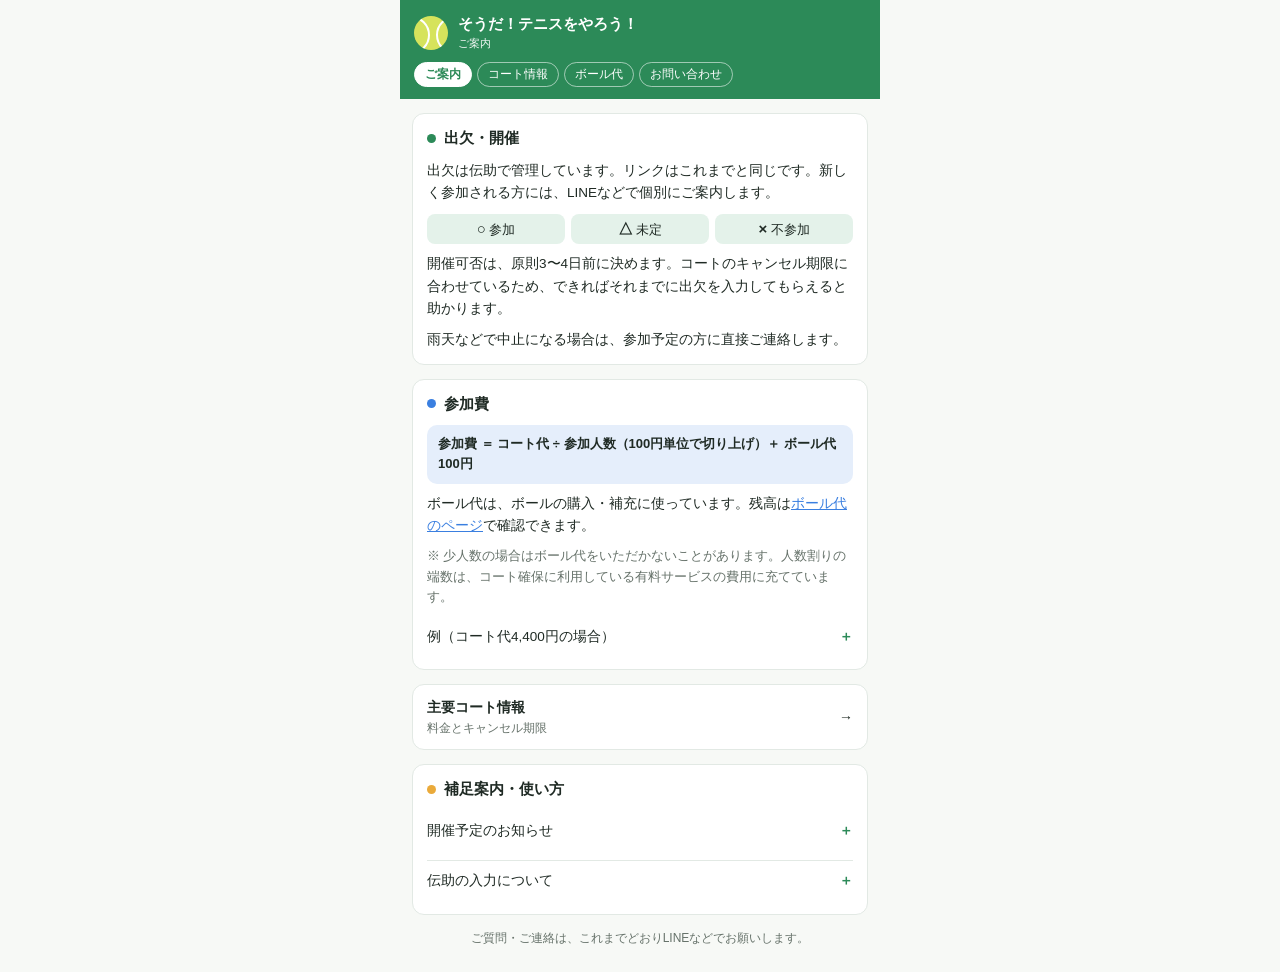
<file: index.html>
<!DOCTYPE html>
<html lang="ja">
<head>
<meta charset="UTF-8">
<meta name="viewport" content="width=device-width, initial-scale=1">
<meta name="robots" content="noindex, nofollow">
<title>そうだ！テニスをやろう！ ご案内</title>
<link rel="stylesheet" href="style.css">
</head>
<body>
<div class="wrap">
  <header class="s-head">
    <div class="s-brand"><div class="s-ball"></div><div><div class="s-title">そうだ！テニスをやろう！</div><div class="s-sub">ご案内</div></div></div>
    <nav class="s-nav"><a href="index.html" class="on" aria-current="page">ご案内</a><a href="courts.html">コート情報</a><a href="https://ball-fund.web.app" target="_blank" rel="noopener noreferrer">ボール代</a><a href="contact.html">お問い合わせ</a></nav>
  </header>
  <main class="s-body">

    <section class="s-card g">
      <h2 class="s-h">出欠・開催</h2>
      <p>出欠は伝助で管理しています。リンクはこれまでと同じです。新しく参加される方には、LINEなどで個別にご案内します。</p>
      <div class="s-sym"><span><b>○</b> 参加</span><span><b>△</b> 未定</span><span><b>×</b> 不参加</span></div>
      <p>開催可否は、原則3〜4日前に決めます。コートのキャンセル期限に合わせているため、できればそれまでに出欠を入力してもらえると助かります。</p>
      <p>雨天などで中止になる場合は、参加予定の方に直接ご連絡します。</p>
    </section>

    <section class="s-card b">
      <h2 class="s-h">参加費</h2>
      <div class="s-formula">参加費 ＝ コート代 ÷ 参加人数（100円単位で切り上げ）＋ ボール代100円</div>
      <p>ボール代は、ボールの購入・補充に使っています。残高は<a href="https://ball-fund.web.app" target="_blank" rel="noopener noreferrer">ボール代のページ</a>で確認できます。</p>
      <p class="s-note">※ 少人数の場合はボール代をいただかないことがあります。人数割りの端数は、コート確保に利用している有料サービスの費用に充てています。</p>
      <details class="first">
        <summary>例（コート代4,400円の場合）</summary>
        <div>
          <table class="s-mini">
            <thead><tr><th>人数</th><th>コート代/人</th><th>参加費</th></tr></thead>
            <tbody>
              <tr><td>4人</td><td>1,100円</td><td><b>1,200円</b></td></tr>
              <tr><td>5人</td><td>900円</td><td><b>1,000円</b></td></tr>
              <tr><td>6人</td><td>800円</td><td><b>900円</b></td></tr>
              <tr><td>7人</td><td>700円</td><td><b>800円</b></td></tr>
              <tr><td>8人</td><td>600円</td><td><b>700円</b></td></tr>
            </tbody>
          </table>
          <p class="s-mini-note">※ 参加費にはボール代100円を含みます。</p>
        </div>
      </details>
    </section>

    <a href="courts.html" class="s-go"><span>主要コート情報<small>料金とキャンセル期限</small></span><span>→</span></a>

    <section class="s-card a">
      <h2 class="s-h">補足案内・使い方</h2>
      <details class="first">
        <summary>開催予定のお知らせ</summary>
        <div>
          <p>開催予定がある程度まとまったタイミングで、連絡用LINEからお知らせする予定です。直前にコートが取れた場合などは、急募のご案内をすることもあります。</p>
          <p>お知らせを受け取りたい方は、<a href="https://lin.ee/shiRFPN" target="_blank" rel="noopener noreferrer">連絡用LINEの登録はこちら</a>からどうぞ（任意）。通知への返信は不要で、登録後にブロックしても大丈夫です。</p>
        </div>
      </details>
      <details>
        <summary>伝助の入力について</summary>
        <div>
          <p>名前は、一覧が横に長くならないよう、誰かわかる3文字以内で入力してください。</p>
          <p>登録者は定期的に整理し、長期間利用されていない方のお名前は削除する場合があります。</p>
        </div>
      </details>
    </section>

    <p class="s-small" style="text-align:center">ご質問・ご連絡は、これまでどおりLINEなどでお願いします。</p>

  </main>
</div>
</body>
</html>
</file>
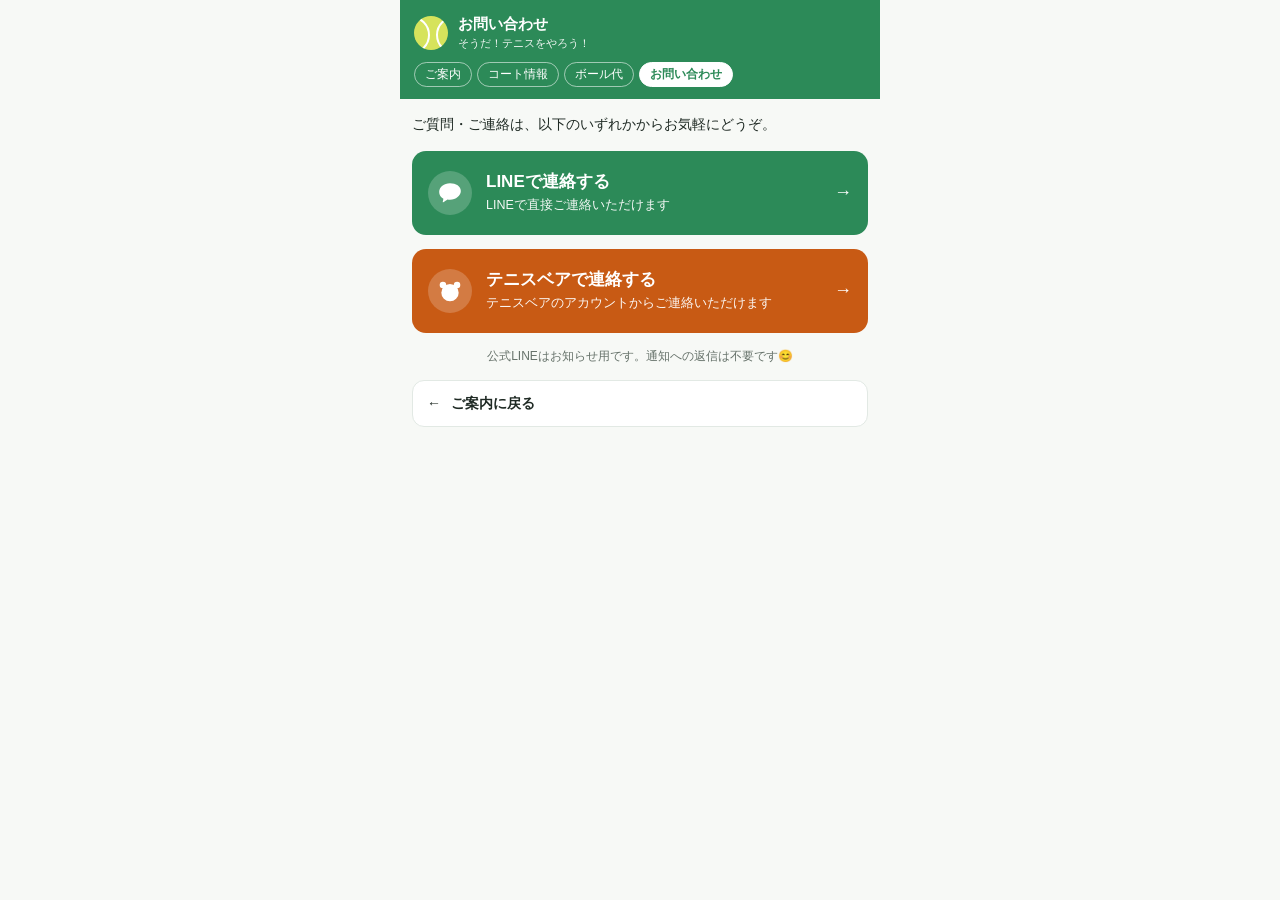
<file: contact.html>
<!DOCTYPE html>
<html lang="ja">
<head>
<meta charset="UTF-8">
<meta name="viewport" content="width=device-width, initial-scale=1">
<meta name="robots" content="noindex, nofollow">
<title>お問い合わせ｜そうだ！テニスをやろう！</title>
<link rel="stylesheet" href="style.css">
</head>
<body>
<div class="wrap">
  <header class="s-head">
    <div class="s-brand"><div class="s-ball"></div><div><div class="s-title">お問い合わせ</div><div class="s-sub">そうだ！テニスをやろう！</div></div></div>
    <nav class="s-nav"><a href="index.html">ご案内</a><a href="courts.html">コート情報</a><a href="https://ball-fund.web.app" target="_blank" rel="noopener noreferrer">ボール代</a><a href="contact.html" class="on" aria-current="page">お問い合わせ</a></nav>
  </header>
  <main class="s-body">
    <p class="c-intro">ご質問・ご連絡は、以下のいずれかからお気軽にどうぞ。</p>

    <a class="c-btn line" href="https://line.me/ti/p/kHzxjMSbi4" rel="noopener noreferrer">
      <span class="c-ico" aria-hidden="true"><svg viewBox="0 0 24 24"><path d="M12 3C6.5 3 2 6.6 2 11c0 2.6 1.5 4.9 3.9 6.4-.1.9-.5 2.5-.6 2.9 0 .3.1.4.4.3.5-.2 3-1.9 4-2.6.7.1 1.5.2 2.3.2 5.5 0 10-3.6 10-8S17.5 3 12 3z"/></svg></span>
      <span class="c-txt"><span class="c-main">LINEで連絡する</span><span class="c-sub">LINEで直接ご連絡いただけます</span></span>
      <span class="c-arrow" aria-hidden="true">→</span>
    </a>

    <a class="c-btn bear" href="https://www.tennisbear.net/user/166625/info/" rel="noopener noreferrer">
      <span class="c-ico" aria-hidden="true"><svg viewBox="0 0 24 24"><circle cx="5.5" cy="6.5" r="3"/><circle cx="18.5" cy="6.5" r="3"/><circle cx="12" cy="13.5" r="8"/></svg></span>
      <span class="c-txt"><span class="c-main">テニスベアで連絡する</span><span class="c-sub">テニスベアのアカウントからご連絡いただけます</span></span>
      <span class="c-arrow" aria-hidden="true">→</span>
    </a>

    <p class="s-small" style="text-align:center">公式LINEはお知らせ用です。通知への返信は不要です😊</p>

    <a href="index.html" class="s-go back"><span aria-hidden="true">←</span><span>ご案内に戻る</span></a>
  </main>
</div>
</body>
</html>
</file>
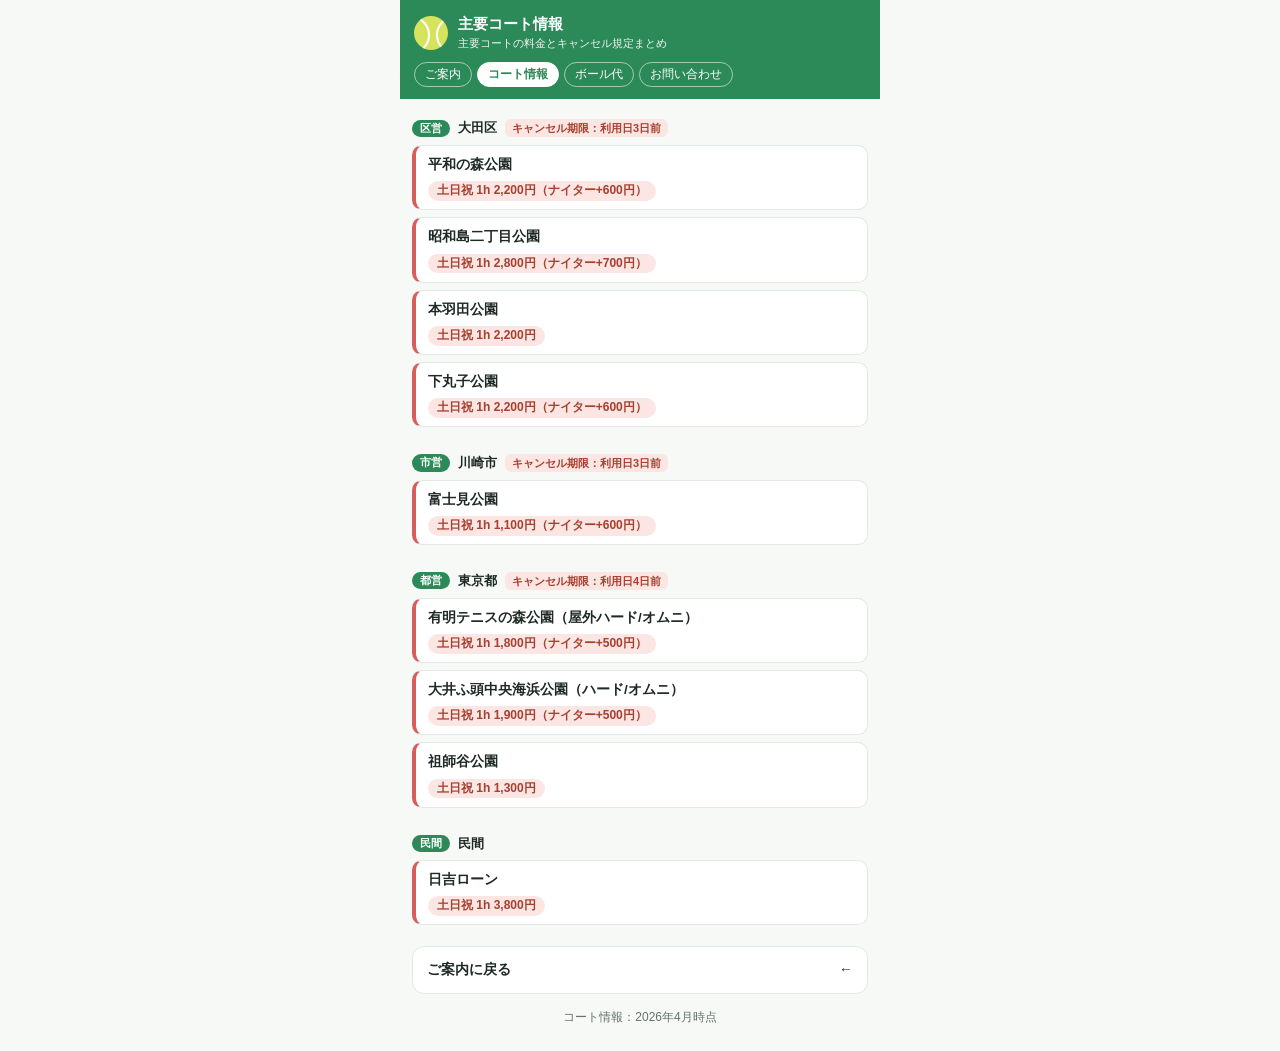
<file: courts.html>
<!DOCTYPE html>
<html lang="ja">
<head>
<meta charset="UTF-8">
<meta name="viewport" content="width=device-width, initial-scale=1">
<meta name="robots" content="noindex, nofollow">
<title>主要コート情報｜そうだ！テニスをやろう！</title>
<link rel="stylesheet" href="style.css">
</head>
<body>
<div class="wrap">
  <header class="s-head">
    <div class="s-brand"><div class="s-ball"></div><div><div class="s-title">主要コート情報</div><div class="s-sub">主要コートの料金とキャンセル規定まとめ</div></div></div>
    <nav class="s-nav"><a href="index.html">ご案内</a><a href="courts.html" class="on" aria-current="page">コート情報</a><a href="https://ball-fund.web.app" target="_blank" rel="noopener noreferrer">ボール代</a><a href="contact.html">お問い合わせ</a></nav>
  </header>
  <main class="s-body">
    <section>
      <div class="s-cat"><span class="t">区営</span><h3>大田区</h3><span class="d">キャンセル期限：利用日3日前</span></div>
      <div class="s-court"><p>平和の森公園</p><span class="s-price">土日祝 1h 2,200円（ナイター+600円）</span></div>
      <div class="s-court"><p>昭和島二丁目公園</p><span class="s-price">土日祝 1h 2,800円（ナイター+700円）</span></div>
      <div class="s-court"><p>本羽田公園</p><span class="s-price">土日祝 1h 2,200円</span></div>
      <div class="s-court"><p>下丸子公園</p><span class="s-price">土日祝 1h 2,200円（ナイター+600円）</span></div>
    </section>
    <section>
      <div class="s-cat"><span class="t">市営</span><h3>川崎市</h3><span class="d">キャンセル期限：利用日3日前</span></div>
      <div class="s-court"><p>富士見公園</p><span class="s-price">土日祝 1h 1,100円（ナイター+600円）</span></div>
    </section>
    <section>
      <div class="s-cat"><span class="t">都営</span><h3>東京都</h3><span class="d">キャンセル期限：利用日4日前</span></div>
      <div class="s-court"><p>有明テニスの森公園（屋外ハード/オムニ）</p><span class="s-price">土日祝 1h 1,800円（ナイター+500円）</span></div>
      <div class="s-court"><p>大井ふ頭中央海浜公園（ハード/オムニ）</p><span class="s-price">土日祝 1h 1,900円（ナイター+500円）</span></div>
      <div class="s-court"><p>祖師谷公園</p><span class="s-price">土日祝 1h 1,300円</span></div>
    </section>
    <section>
      <div class="s-cat"><span class="t">民間</span><h3>民間</h3></div>
      <div class="s-court"><p>日吉ローン</p><span class="s-price">土日祝 1h 3,800円</span></div>
    </section>
    <a href="index.html" class="s-go"><span>ご案内に戻る</span><span>←</span></a>
    <p class="s-foot">コート情報：2026年4月時点</p>
  </main>
</div>
</body>
</html>
</file>
<file: style.css>
/* そうだ！テニスをやろう！ ご案内サイト 共通スタイル（JavaScriptなし） */
:root { color-scheme: light; }
* { box-sizing: border-box; }
body {
  --g: #2c8a58; --g-soft: #e4f2ea; --b: #3a7fe0; --b-soft: #e5eefb;
  --a: #eaaa3a; --a-soft: #fcf0d6; --c: #d65f5d; --c-soft: #fbe6e3;
  --ink: #1f2a24; --mute: #66726a; --line: #e2e9e4; --bg: #f7f9f6;
  margin: 0; background: var(--bg); color: var(--ink);
  font-family: "Hiragino Sans", "Yu Gothic", "Noto Sans JP", sans-serif;
  font-size: 14px; line-height: 1.65;
  -webkit-text-size-adjust: 100%;
}
.wrap { max-width: 480px; margin-inline: auto; min-height: 100vh; background: var(--bg); }
h1, h2, h3, p { margin: 0; }

.s-head { background: var(--g); color: #fff; padding: 14px 14px 12px; display: flex; flex-direction: column; gap: 10px; }
.s-brand { display: flex; align-items: center; gap: 10px; }
.s-ball { width: 34px; height: 34px; border-radius: 50%; background: #d6e35c; position: relative; overflow: hidden; flex: none; }
.s-ball::before, .s-ball::after { content: ""; position: absolute; top: 0; width: 34px; height: 34px; border: 2px solid #fff; border-radius: 50%; }
.s-ball::before { left: -22px; }
.s-ball::after { left: 22px; }
.s-title { font-size: 15px; font-weight: 700; line-height: 1.3; }
.s-sub { font-size: 11px; opacity: .92; }
.s-nav { display: flex; flex-wrap: nowrap; gap: 5px; }
.s-nav a { color: #fff; text-decoration: none; font-size: 12px; padding: 2px 10px; border-radius: 99px; border: 1px solid rgba(255,255,255,.55); white-space: nowrap; }
.s-nav a.on { background: #fff; color: var(--g); font-weight: 700; border-color: #fff; }
/* 幅320px前後の小さな画面でも4項目を1行に収める */
@media (max-width: 359px) {
  .s-nav { gap: 4px; }
  .s-nav a { font-size: 11px; padding: 2px 7px; }
}
.s-body { padding: 14px 12px 24px; display: flex; flex-direction: column; gap: 14px; }

.s-card { background: #fff; border: 1px solid var(--line); border-radius: 12px; padding: 12px 14px; display: flex; flex-direction: column; gap: 9px; min-width: 0; }
.s-h { font-size: 15px; font-weight: 700; display: flex; align-items: center; gap: 8px; }
.s-h::before { content: ""; width: 9px; height: 9px; border-radius: 50%; background: var(--dot, var(--g)); flex: none; }
.s-card.g { --dot: var(--g); }
.s-card.b { --dot: var(--b); }
.s-card.a { --dot: var(--a); }
.s-card p { font-size: 13.5px; }
.s-card a { color: var(--b); }
.s-sym { display: grid; grid-template-columns: repeat(3, 1fr); gap: 6px; }
.s-sym span { background: var(--g-soft); border-radius: 8px; text-align: center; padding: 3px 0; font-size: 12.5px; }
.s-sym b { font-size: 15px; }
.s-formula { background: var(--b-soft); border-radius: 10px; padding: 9px 11px; font-size: 13px; font-weight: 700; line-height: 1.55; }
.s-card .s-note { font-size: 12.5px; color: var(--mute); }
.s-small { font-size: 12px; color: var(--mute); }

.s-card details { border-top: 1px solid var(--line); }
.s-card details.first { border-top: 0; }
.s-card summary { list-style: none; cursor: pointer; padding: 9px 0; font-size: 13.5px; font-weight: 500; display: flex; justify-content: space-between; gap: 10px; }
.s-card summary::-webkit-details-marker { display: none; }
.s-card summary::after { content: "＋"; color: var(--g); font-weight: 700; flex: none; }
.s-card details[open] summary::after { content: "－"; }
.s-card details > div { padding: 0 0 10px; font-size: 13px; color: #34413a; display: flex; flex-direction: column; gap: 8px; }

/* 参加費の例（3列） */
.s-mini { border-collapse: collapse; font-size: 13px; width: 100%; table-layout: fixed; }
.s-mini th, .s-mini td { padding: 6px 6px; border-bottom: 1px solid var(--line); text-align: right; }
.s-mini th:first-child, .s-mini td:first-child { text-align: left; }
.s-mini th { color: var(--mute); font-weight: 500; font-size: 12px; white-space: nowrap; }
.s-mini td b { font-weight: 700; }
.s-card .s-mini-note { font-size: 12px; color: var(--mute); }

.s-go { background: #fff; border: 1px solid var(--line); border-radius: 12px; padding: 11px 14px; display: flex; justify-content: space-between; align-items: center; color: var(--ink); text-decoration: none; font-weight: 700; }
.s-go small { display: block; font-weight: 400; color: var(--mute); font-size: 11.5px; }

.s-cat { display: flex; align-items: center; flex-wrap: wrap; gap: 8px; margin: 4px 0 6px; }
.s-cat h3 { font-size: 13px; }
.s-cat .t { font-size: 10.5px; font-weight: 700; background: var(--g); color: #fff; border-radius: 99px; padding: 0 8px; }
.s-cat .d { font-size: 11px; font-weight: 700; color: #a6402f; background: var(--c-soft); border-radius: 6px; padding: 0 7px; }
.s-court { background: #fff; border: 1px solid var(--line); border-left: 4px solid var(--c); border-radius: 10px; padding: 8px 12px; margin-bottom: 7px; }
.s-court p { margin: 0 0 2px; font-weight: 700; font-size: 13.5px; overflow-wrap: anywhere; }
.s-price { display: inline-block; background: var(--c-soft); color: #a6402f; border-radius: 99px; padding: 0 9px; font-size: 12px; font-weight: 700; }
.s-foot { text-align: center; font-size: 12px; color: var(--mute); }

/* お問い合わせページ */
.c-intro { font-size: 14px; }
.c-btn { display: flex; align-items: center; gap: 14px; padding: 16px 16px; min-height: 84px; border-radius: 14px; color: #fff; text-decoration: none; -webkit-tap-highlight-color: transparent; }
.c-btn:active { opacity: .85; }
.c-btn .c-ico { flex: none; width: 44px; height: 44px; border-radius: 50%; background: rgba(255,255,255,.2); display: grid; place-items: center; }
.c-btn .c-ico svg { width: 26px; height: 26px; fill: #fff; }
.c-btn .c-txt { flex: 1; min-width: 0; }
.c-btn .c-main { display: block; font-size: 17px; font-weight: 700; line-height: 1.35; }
.c-btn .c-sub { display: block; font-size: 12.5px; opacity: .95; line-height: 1.5; margin-top: 2px; }
.c-btn .c-arrow { flex: none; font-size: 18px; font-weight: 700; }
.c-btn.line { background: var(--g); }
.c-btn.bear { background: #c85a14; }
.s-go.back { justify-content: flex-start; gap: 10px; }
</file>
